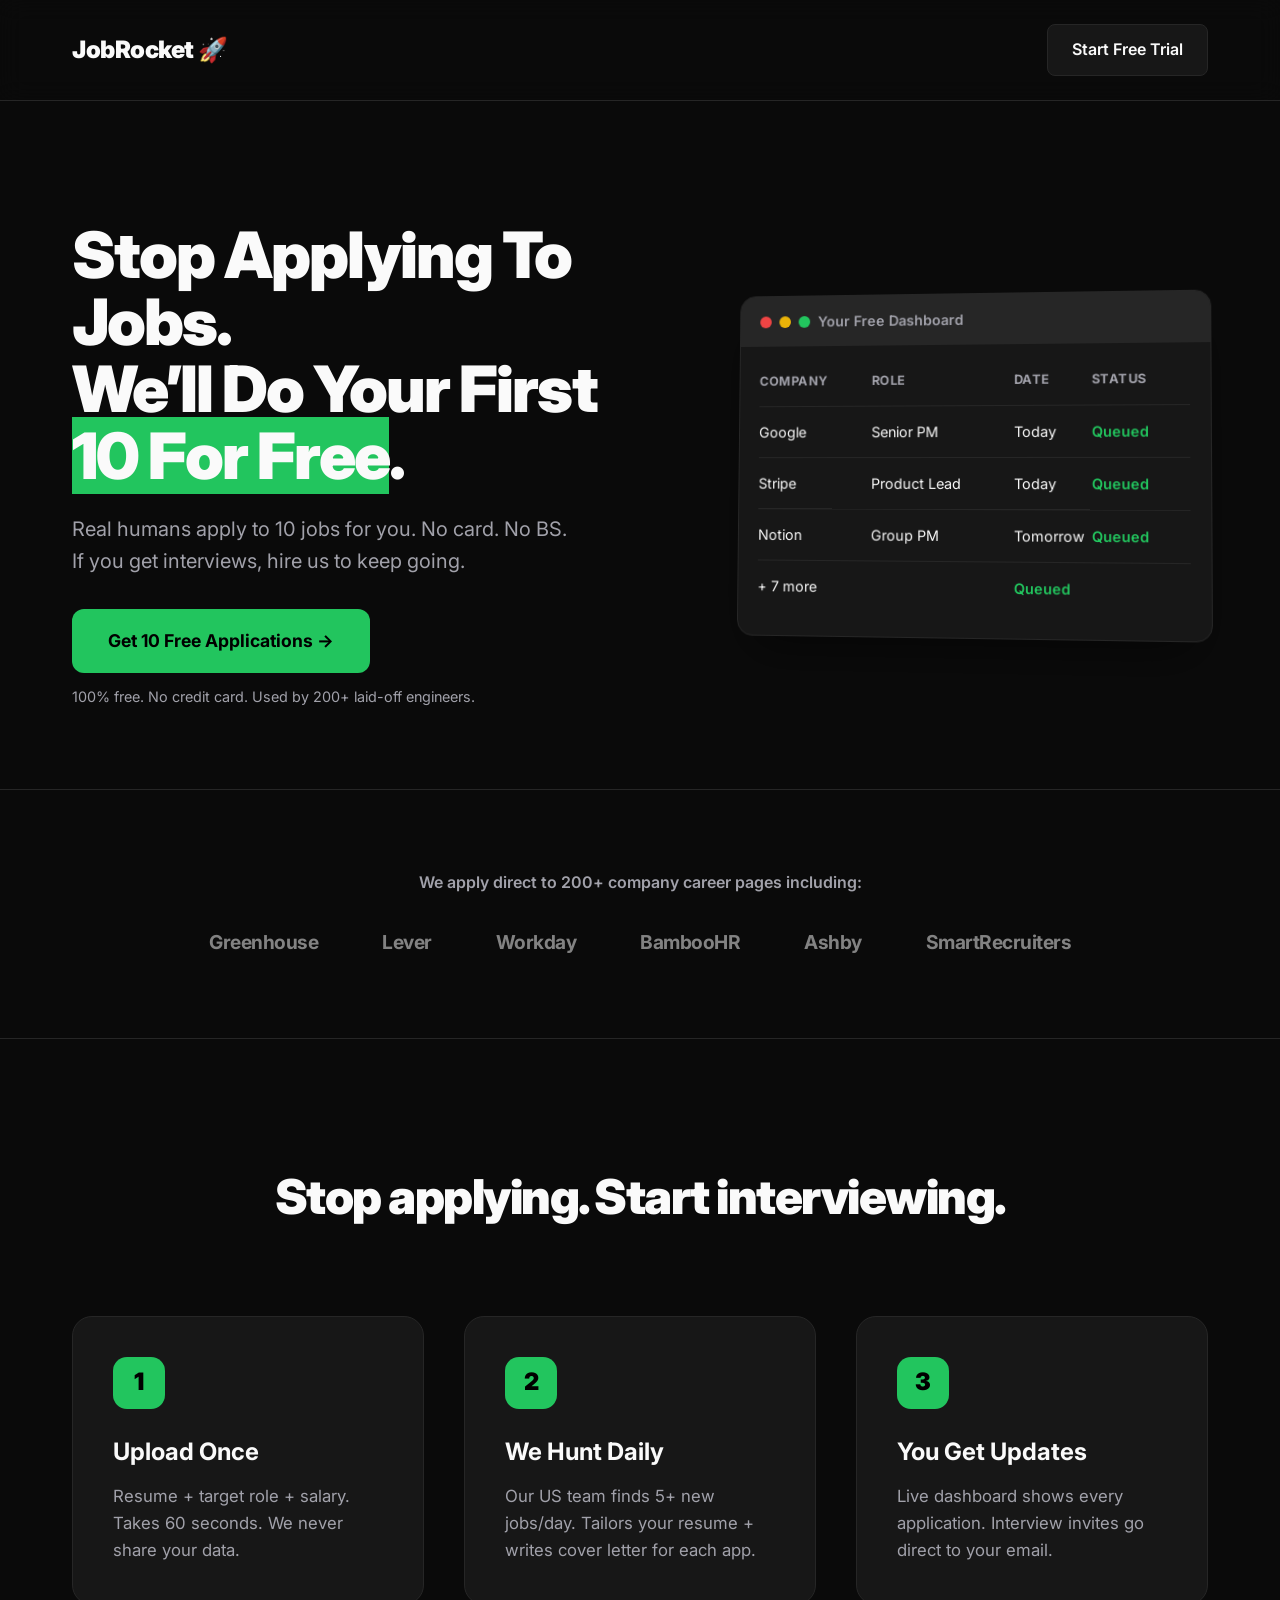
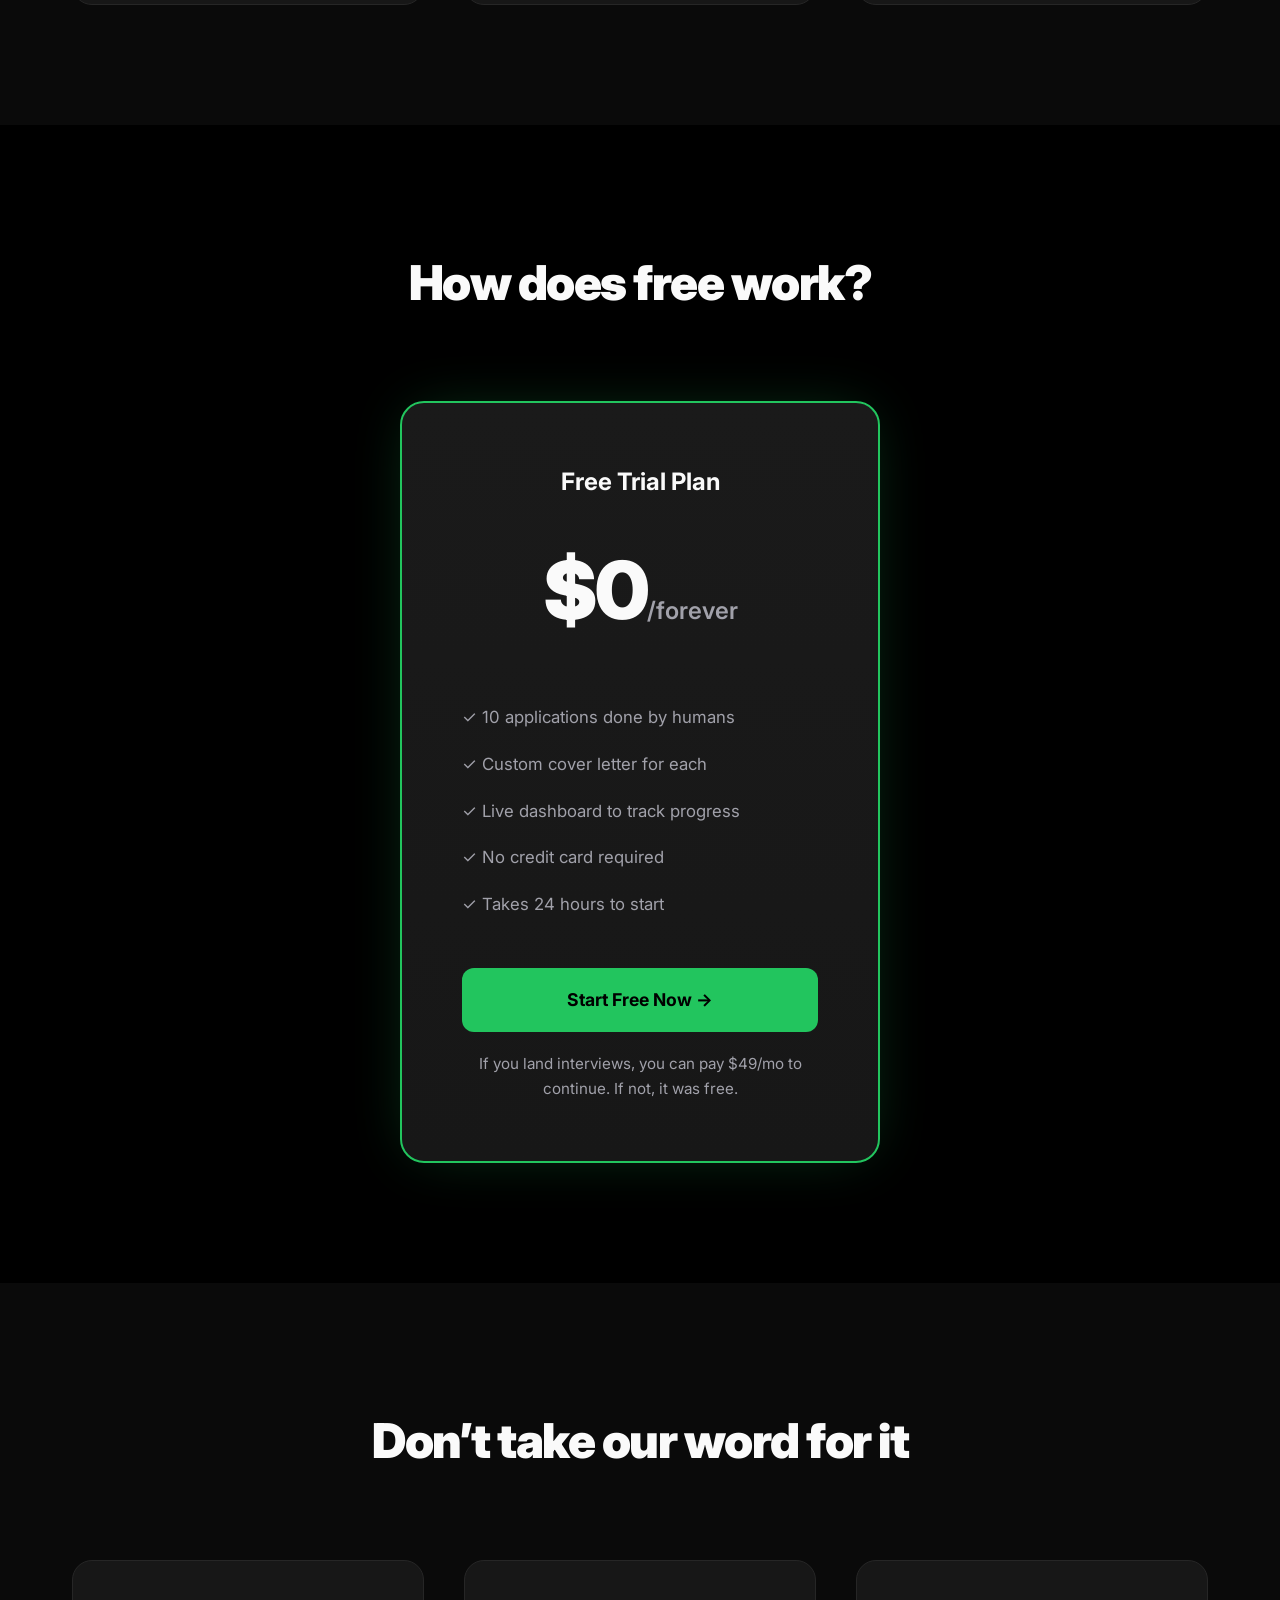
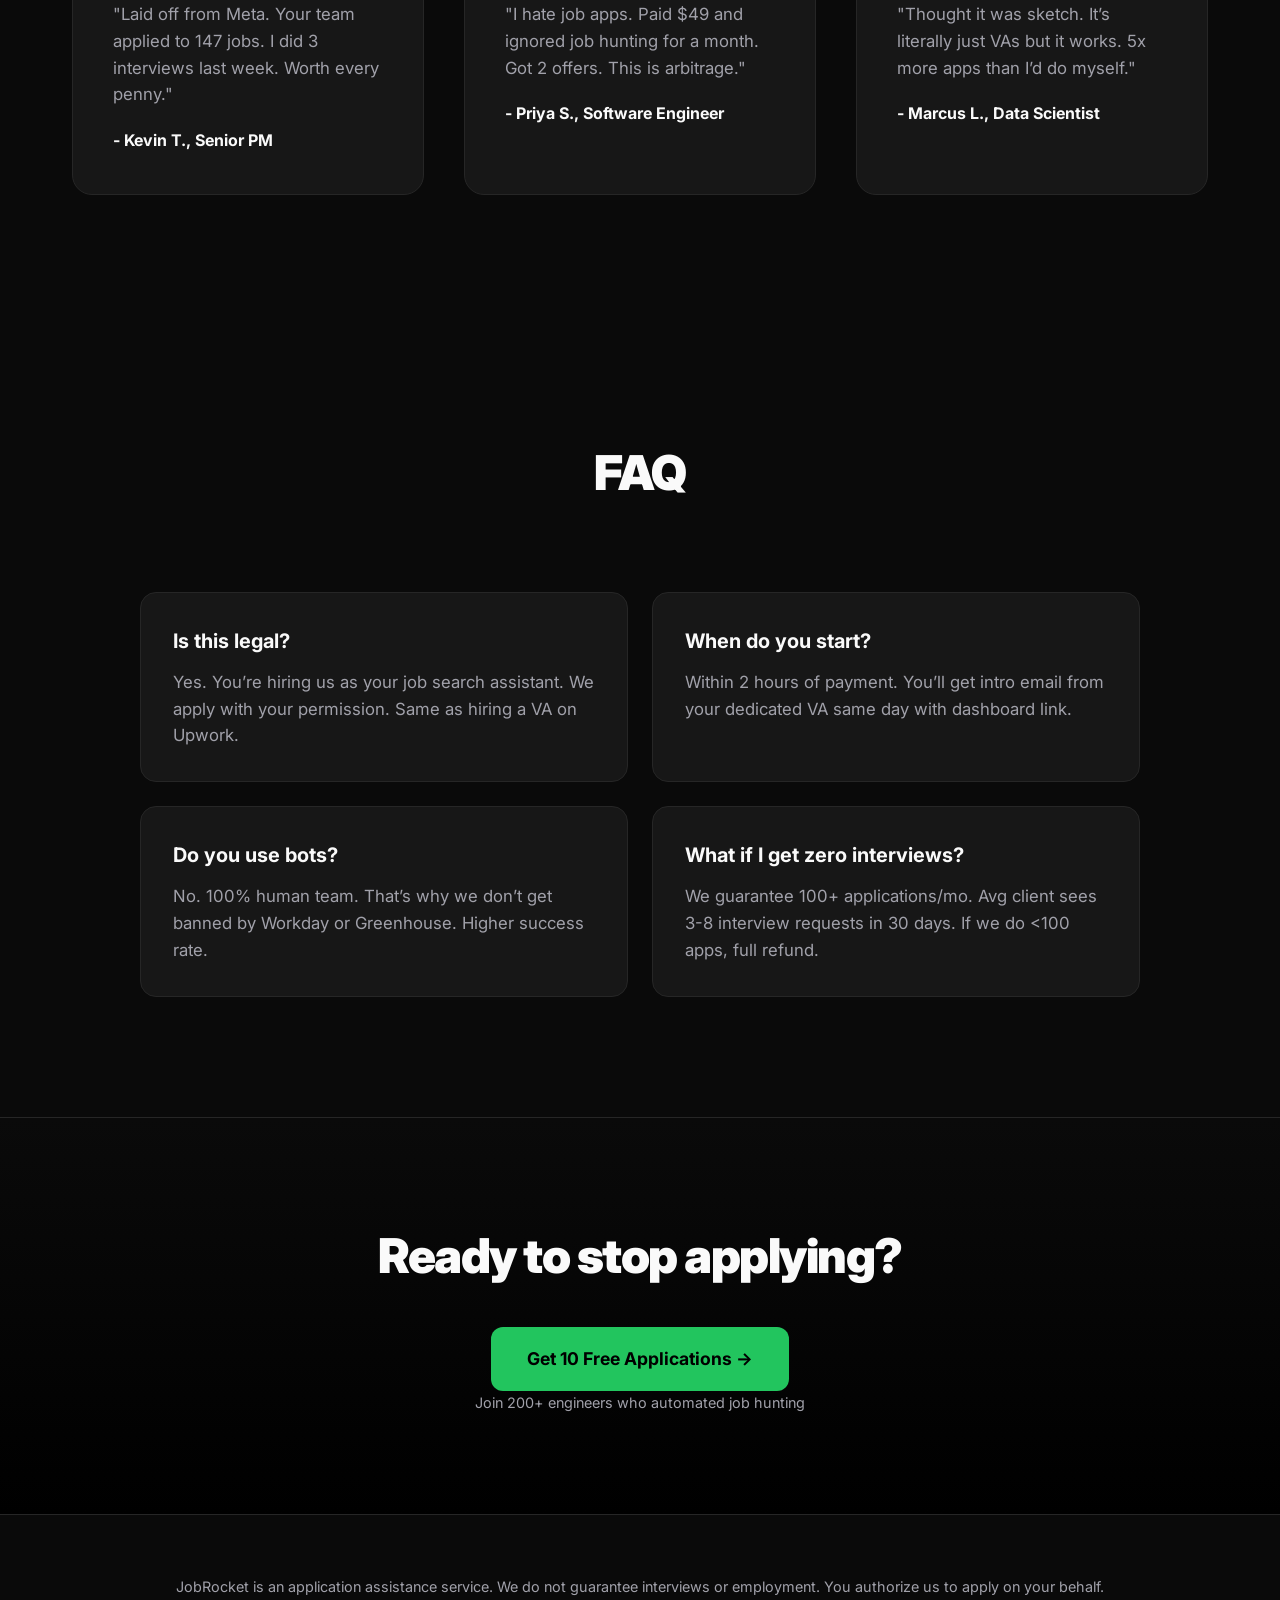
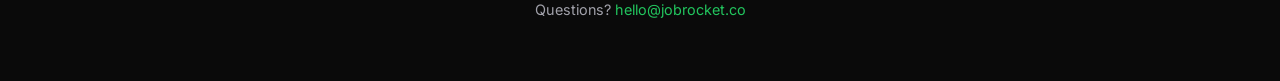
<file: index.html>
<!DOCTYPE html>
<html lang="en">
<head>
  <meta charset="UTF-8">
  <meta name="viewport" content="width=device-width, initial-scale=1.0">
  <title>JobRocket - We Apply To 100+ Jobs/Month For You</title>
  <meta name="description" content="Upload your resume once. Our US team applies to 100+ direct career page jobs/month. $49/mo.">
  <link rel="stylesheet" href="style.css?v=3">
  <link href="https://fonts.googleapis.com/css2?family=Inter:wght@400;600;700;900&display=swap" rel="stylesheet">
  <link rel="icon" href="data:image/svg+xml,<svg xmlns=%22http://www.w3.org/2000/svg%22 viewBox=%220 0 100 100%22><text y=%22.9em%22 font-size=%2290%22>🚀</text></svg>">
</head>
<body>
  <nav>
    <div class="container">
      <div class="logo">JobRocket 🚀</div>
      <a href="YOUR_STRIPE_LINK" class="btn-nav">Start Free Trial</a>
    </div>
  </nav>

<section class="hero">
  <div class="container hero-grid">
    <div class="hero-left">
      <h1>Stop Applying To Jobs.<br>We’ll Do Your First <span class="green">10 For Free</span>.</h1>
      <p class="subhead">Real humans apply to 10 jobs for you. No card. No BS. If you get interviews, hire us to keep going.</p>
      <div class="hero-cta">
        <a href="https://tally.so/r/b5YDpe" class="btn-primary">Get 10 Free Applications →</a>
        <p class="trust">100% free. No credit card. Used by 200+ laid-off engineers.</p>
      </div>
    </div>
    <div class="hero-right">
      <div class="dashboard-mock">
        <div class="mock-header">
          <div class="dot red"></div><div class="dot yellow"></div><div class="dot green"></div>
          <span>Your Free Dashboard</span>
        </div>
        <div class="mock-table">
          <div class="row head"><span>Company</span><span>Role</span><span>Date</span><span>Status</span></div>
          <div class="row"><span>Google</span><span>Senior PM</span><span>Today</span><span class="status">Queued</span></div>
          <div class="row"><span>Stripe</span><span>Product Lead</span><span>Today</span><span class="status">Queued</span></div>
          <div class="row"><span>Notion</span><span>Group PM</span><span>Tomorrow</span><span class="status">Queued</span></div>
          <div class="row"><span>+ 7 more</span><span></span><span class="status">Queued</span></div>
        </div>
      </div>
    </div>
  </div>
</section>

  <section class="logos">
    <div class="container">
      <p>We apply direct to 200+ company career pages including:</p>
      <div class="logo-row">
        <span>Greenhouse</span>
        <span>Lever</span>
        <span>Workday</span>
        <span>BambooHR</span>
        <span>Ashby</span>
        <span>SmartRecruiters</span>
      </div>
    </div>
  </section>

  <section id="how">
    <div class="container">
      <h2>Stop applying. Start interviewing.</h2>
      <div class="grid-3">
        <div class="card">
          <div class="step">1</div>
          <h3>Upload Once</h3>
          <p>Resume + target role + salary. Takes 60 seconds. We never share your data.</p>
        </div>
        <div class="card">
          <div class="step">2</div>
          <h3>We Hunt Daily</h3>
          <p>Our US team finds 5+ new jobs/day. Tailors your resume + writes cover letter for each app.</p>
        </div>
        <div class="card">
          <div class="step">3</div>
          <h3>You Get Updates</h3>
          <p>Live dashboard shows every application. Interview invites go direct to your email.</p>
        </div>
      </div>
    </div>
  </section>

  <section id="pricing">
  <div class="container">
    <h2>How does free work?</h2>
    <div class="price-card">
      <h3>Free Trial Plan</h3>
      <div class="price">$0<span>/forever</span></div>
      <ul>
        <li>✓ 10 applications done by humans</li>
        <li>✓ Custom cover letter for each</li>
        <li>✓ Live dashboard to track progress</li>
        <li>✓ No credit card required</li>
        <li>✓ Takes 24 hours to start</li>
      </ul>
      <a href="https://tally.so/r/b5YDpe" class="btn-primary full">Start Free Now →</a>
      <p class="guarantee">If you land interviews, you can pay $49/mo to continue. If not, it was free.</p>
    </div>
  </div>
  </section>

  <section class="testimonials">
    <div class="container">
      <h2>Don’t take our word for it</h2>
      <div class="grid-3">
        <div class="card">
          <p>"Laid off from Meta. Your team applied to 147 jobs. I did 3 interviews last week. Worth every penny."</p>
          <div class="author">- Kevin T., Senior PM</div>
        </div>
        <div class="card">
          <p>"I hate job apps. Paid $49 and ignored job hunting for a month. Got 2 offers. This is arbitrage."</p>
          <div class="author">- Priya S., Software Engineer</div>
        </div>
        <div class="card">
          <p>"Thought it was sketch. It’s literally just VAs but it works. 5x more apps than I’d do myself."</p>
          <div class="author">- Marcus L., Data Scientist</div>
        </div>
      </div>
    </div>
  </section>

  <section class="faq">
    <div class="container">
      <h2>FAQ</h2>
      <div class="faq-grid">
        <div class="faq-item">
          <h4>Is this legal?</h4>
          <p>Yes. You’re hiring us as your job search assistant. We apply with your permission. Same as hiring a VA on Upwork.</p>
        </div>
        <div class="faq-item">
          <h4>When do you start?</h4>
          <p>Within 2 hours of payment. You’ll get intro email from your dedicated VA same day with dashboard link.</p>
        </div>
        <div class="faq-item">
          <h4>Do you use bots?</h4>
          <p>No. 100% human team. That’s why we don’t get banned by Workday or Greenhouse. Higher success rate.</p>
        </div>
        <div class="faq-item">
          <h4>What if I get zero interviews?</h4>
          <p>We guarantee 100+ applications/mo. Avg client sees 3-8 interview requests in 30 days. If we do <100 apps, full refund.</p>
        </div>
      </div>
    </div>
  </section>

  <section class="cta-final">
    <div class="container">
      <h2>Ready to stop applying?</h2>
      <a href="YOUR_STRIPE_LINK" class="btn-primary">Get 10 Free Applications →</a>
      <p class="trust">Join 200+ engineers who automated job hunting</p>
    </div>
  </section>

  <footer>
    <div class="container">
      <p>JobRocket is an application assistance service. We do not guarantee interviews or employment. You authorize us to apply on your behalf.</p>
      <p>Questions? <a href="mailto:hello@jobrocket.co">hello@jobrocket.co</a></p>
    </div>
  </footer>
</body>
  </html>
</file>
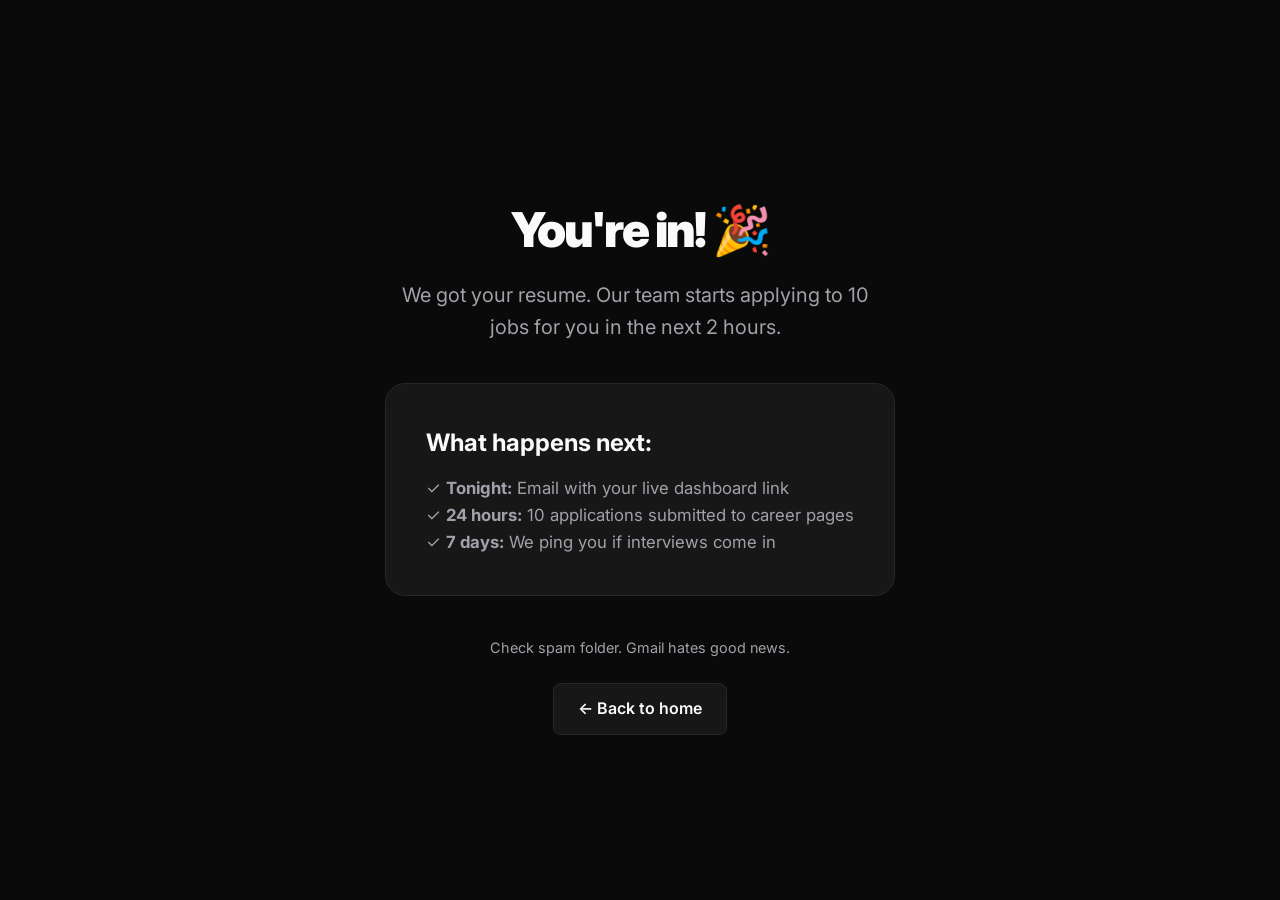
<file: thanks.html>
<!DOCTYPE html>
<html lang="en">
<head>
  <meta charset="UTF-8">
  <meta name="viewport" content="width=device-width, initial-scale=1.0">
  <title>You're in! - JobRocket</title>
  <link rel="stylesheet" href="style.css?v=3">
  <link href="https://fonts.googleapis.com/css2?family=Inter:wght@400;600;700;900&display=swap" rel="stylesheet">
</head>
<body>
  <section class="hero" style="min-height:100vh; display:flex; align-items:center;">
    <div class="container" style="text-align:center; max-width:600px;">
      <h1 style="font-size:3rem;">You're in! 🎉</h1>
      <p class="subhead">We got your resume. Our team starts applying to 10 jobs for you in the next 2 hours.</p>
      
      <div class="card" style="text-align:left; margin:40px 0;">
        <h3>What happens next:</h3>
        <p>✓ <strong>Tonight:</strong> Email with your live dashboard link</p>
        <p>✓ <strong>24 hours:</strong> 10 applications submitted to career pages</p>
        <p>✓ <strong>7 days:</strong> We ping you if interviews come in</p>
      </div>

      <p class="trust">Check spam folder. Gmail hates good news.</p>
      <a href="https://manishpandeydev.github.io/jobrocket-site/" class="btn-nav" style="margin-top:24px; display:inline-block;">← Back to home</a>
    </div>
  </section>
</body>
</html>
</file>
<file: style.css>
:root {
  --bg: #0A0A0A;
  --card: #171717;
  --border: #262626;
  --text: #FAFAFA;
  --muted: #A1A1AA;
  --green: #22c55e;
  --green-hover: #16a34a;
  --blue: #3b82f6;
}

* {margin: 0; padding: 0; box-sizing: border-box;}

body {
  font-family: 'Inter', sans-serif;
  background: var(--bg);
  color: var(--text);
  line-height: 1.6;
  -webkit-font-smoothing: antialiased;
}

.container {
  max-width: 1200px;
  margin: 0 auto;
  padding: 0 32px;
}

nav {
  border-bottom: 1px solid var(--border);
  padding: 24px 0;
  position: sticky;
  top: 0;
  background: rgba(10,10,10,0.8);
  backdrop-filter: blur(12px);
  z-index: 100;
}

nav .container {
  display: flex;
  justify-content: space-between;
  align-items: center;
}

.logo {
  font-weight: 900;
  font-size: 1.5rem;
  letter-spacing: -0.5px;
}

.btn-nav {
  background: var(--card);
  color: var(--text);
  padding: 12px 24px;
  border-radius: 8px;
  text-decoration: none;
  font-weight: 600;
  border: 1px solid var(--border);
  transition: 0.2s;
}

.btn-nav:hover {
  border-color: var(--green);
  background: #1f1f1f;
}

.hero {
  padding: 120px 0 80px 0;
}

.hero-grid {
  display: grid;
  grid-template-columns: 1.1fr 0.9fr;
  gap: 80px;
  align-items: center;
}

h1 {
  font-size: 4rem;
  font-weight: 900;
  line-height: 1.05;
  margin-bottom: 24px;
  letter-spacing: -2px;
}

.greenTxt {color: white;
       background:var(--green);}

.subhead {
  font-size: 1.25rem;
  color: var(--muted);
  max-width: 500px;
  margin-bottom: 32px;
}

.hero-cta {
  display: flex;
  flex-direction: column;
  gap: 12px;
  align-items: flex-start;
}

.btn-primary {
  background: var(--green);
  color: #000;
  padding: 18px 36px;
  border-radius: 12px;
  text-decoration: none;
  font-weight: 700;
  font-size: 1.1rem;
  display: inline-block;
  transition: 0.2s;
}

.btn-primary:hover {
  background: var(--green-hover);
  transform: translateY(-2px);
  box-shadow: 0 10px 25px -5px rgba(34,197,94,0.4);
}

.btn-primary.full {width: 100%; text-align: center;}

.trust {
  font-size: 0.9rem;
  color: var(--muted);
}

.dashboard-mock {
  width: 100%;
  background: var(--card);
  border: 1px solid var(--border);
  border-radius: 16px;
  overflow: hidden;
  box-shadow: 0 25px 50px -12px rgba(0,0,0,0.5);
  transform: perspective(1000px) rotateY(-5deg) rotateX(2deg);
  transition: 0.3s;
}

.dashboard-mock:hover {
  transform: perspective(1000px) rotateY(0deg) rotateX(0deg);
}

.mock-header {
  background: #262626;
  padding: 14px 20px;
  display: flex;
  align-items: center;
  gap: 8px;
  font-size: 0.9rem;
  color: var(--muted);
  font-weight: 600;
}

.dot {width: 12px; height: 12px; border-radius: 50%;}
.red {background: #ef4444;} .yellow {background: #eab308;} .green {background: #22c55e;}

.mock-table {padding: 12px 20px 24px 20px;}

.row {
  display: grid;
  grid-template-columns: 1.2fr 1.5fr 0.8fr 1fr;
  padding: 14px 0;
  border-bottom: 1px solid var(--border);
  font-size: 0.9rem;
}

.row:last-child {border-bottom: none;}
.row.head {font-weight: 700; color: var(--muted); font-size: 0.8rem; text-transform: uppercase; letter-spacing: 0.5px;}
.status {color: var(--green); font-weight: 600;}
.status.interview {color: var(--blue);}

.logos {
  padding: 80px 0;
  text-align: center;
  border-top: 1px solid var(--border);
  border-bottom: 1px solid var(--border);
}

.logos p {
  color: var(--muted);
  margin-bottom: 32px;
  font-weight: 600;
}

.logo-row {
  display: flex;
  justify-content: center;
  align-items: center;
  gap: 64px;
  flex-wrap: wrap;
  opacity: 0.5;
}

.logo-row span {
  font-weight: 700;
  font-size: 1.2rem;
  letter-spacing: -0.5px;
}

section {padding: 120px 0;}

h2 {
  font-size: 3rem;
  font-weight: 900;
  text-align: center;
  margin-bottom: 80px;
  letter-spacing: -1.5px;
}

.grid-3 {
  display: grid;
  grid-template-columns: repeat(3, 1fr);
  gap: 40px;
}

.card {
  background: var(--card);
  border: 1px solid var(--border);
  border-radius: 20px;
  padding: 40px;
  transition: 0.2s;
}

.card:hover {
  border-color: #404040;
  transform: translateY(-4px);
}

.step {
  width: 52px;
  height: 52px;
  background: var(--green);
  color: #000;
  border-radius: 14px;
  display: flex;
  align-items: center;
  justify-content: center;
  font-weight: 900;
  font-size: 1.5rem;
  margin-bottom: 24px;
}

h3 {font-size: 1.5rem; margin-bottom: 12px; font-weight: 700;}
.card p {color: var(--muted); font-size: 1.05rem;}

#pricing {background: #000;}
.price-card {
  background: linear-gradient(180deg, #1a1a1a 0%, var(--card) 100%);
  border: 2px solid var(--green);
  border-radius: 24px;
  padding: 60px;
  max-width: 480px;
  margin: 0 auto;
  text-align: center;
  box-shadow: 0 0 60px -15px rgba(34,197,94,0.3);
}

.price {
  font-size: 5rem;
  font-weight: 900;
  margin: 24px 0;
  letter-spacing: -3px;
}

.price span {
  font-size: 1.5rem;
  color: var(--muted);
  font-weight: 600;
  letter-spacing: 0;
}

.price-card ul {
  list-style: none;
  text-align: left;
  margin: 40px 0;
}

.price-card li {
  padding: 10px 0;
  color: var(--muted);
  font-size: 1.05rem;
}

.guarantee {
  margin-top: 20px;
  font-size: 0.95rem;
  color: var(--muted);
}

.author {
  margin-top: 20px;
  font-weight: 700;
  color: var(--text);
}

.faq-grid {
  display: grid;
  grid-template-columns: repeat(2, 1fr);
  gap: 24px;
  max-width: 1000px;
  margin: 0 auto;
}

.faq-item {
  background: var(--card);
  border: 1px solid var(--border);
  border-radius: 16px;
  padding: 32px;
}

.faq-item h4 {
  font-size: 1.25rem;
  margin-bottom: 12px;
  font-weight: 700;
}

.faq-item p {color: var(--muted); font-size: 1.05rem;}

.cta-final {
  background: linear-gradient(180deg, var(--bg) 0%, #000 100%);
  text-align: center;
  padding: 100px 0;
  border-top: 1px solid var(--border);
}

.cta-final h2 {
  margin-bottom: 32px;
}

footer {
  border-top: 1px solid var(--border);
  padding: 60px 0;
  text-align: center;
  color: var(--muted);
  font-size: 0.9rem;
}

footer a {color: var(--green); text-decoration: none;}
footer a:hover {text-decoration: underline;}

@media (max-width: 1024px) {
  .hero-grid {
    grid-template-columns: 1fr;
    gap: 60px;
    text-align: center;
  }
  .hero-left {max-width: 600px; margin: 0 auto;}
  .hero-cta {align-items: center;}
  .subhead {margin: 0 auto 32px auto;}
  h1 {font-size: 3rem;}
  .dashboard-mock {transform: none;}
  .grid-3 {grid-template-columns: 1fr;}
  .faq-grid {grid-template-columns: 1fr;}
}

@media (max-width: 768px) {
  .container {padding: 0 20px;}
  h1 {font-size: 2.5rem; letter-spacing: -1px;}
  h2 {font-size: 2.25rem; margin-bottom: 48px;}
  section {padding: 80px 0;}
  .hero {padding: 80px 0 60px 0;}
  .row {grid-template-columns: 1fr 1fr; gap: 8px;}
  .row span:nth-child(3), .row span:nth-child(4) {font-size: 0.85rem;}
  .row.head {display: none;}
  .logo-row {gap: 32px;}
  .logo-row span {font-size: 1rem;}
  .price {font-size: 4rem;}
  .price-card {padding: 40px 32px;}
    }
</file>
